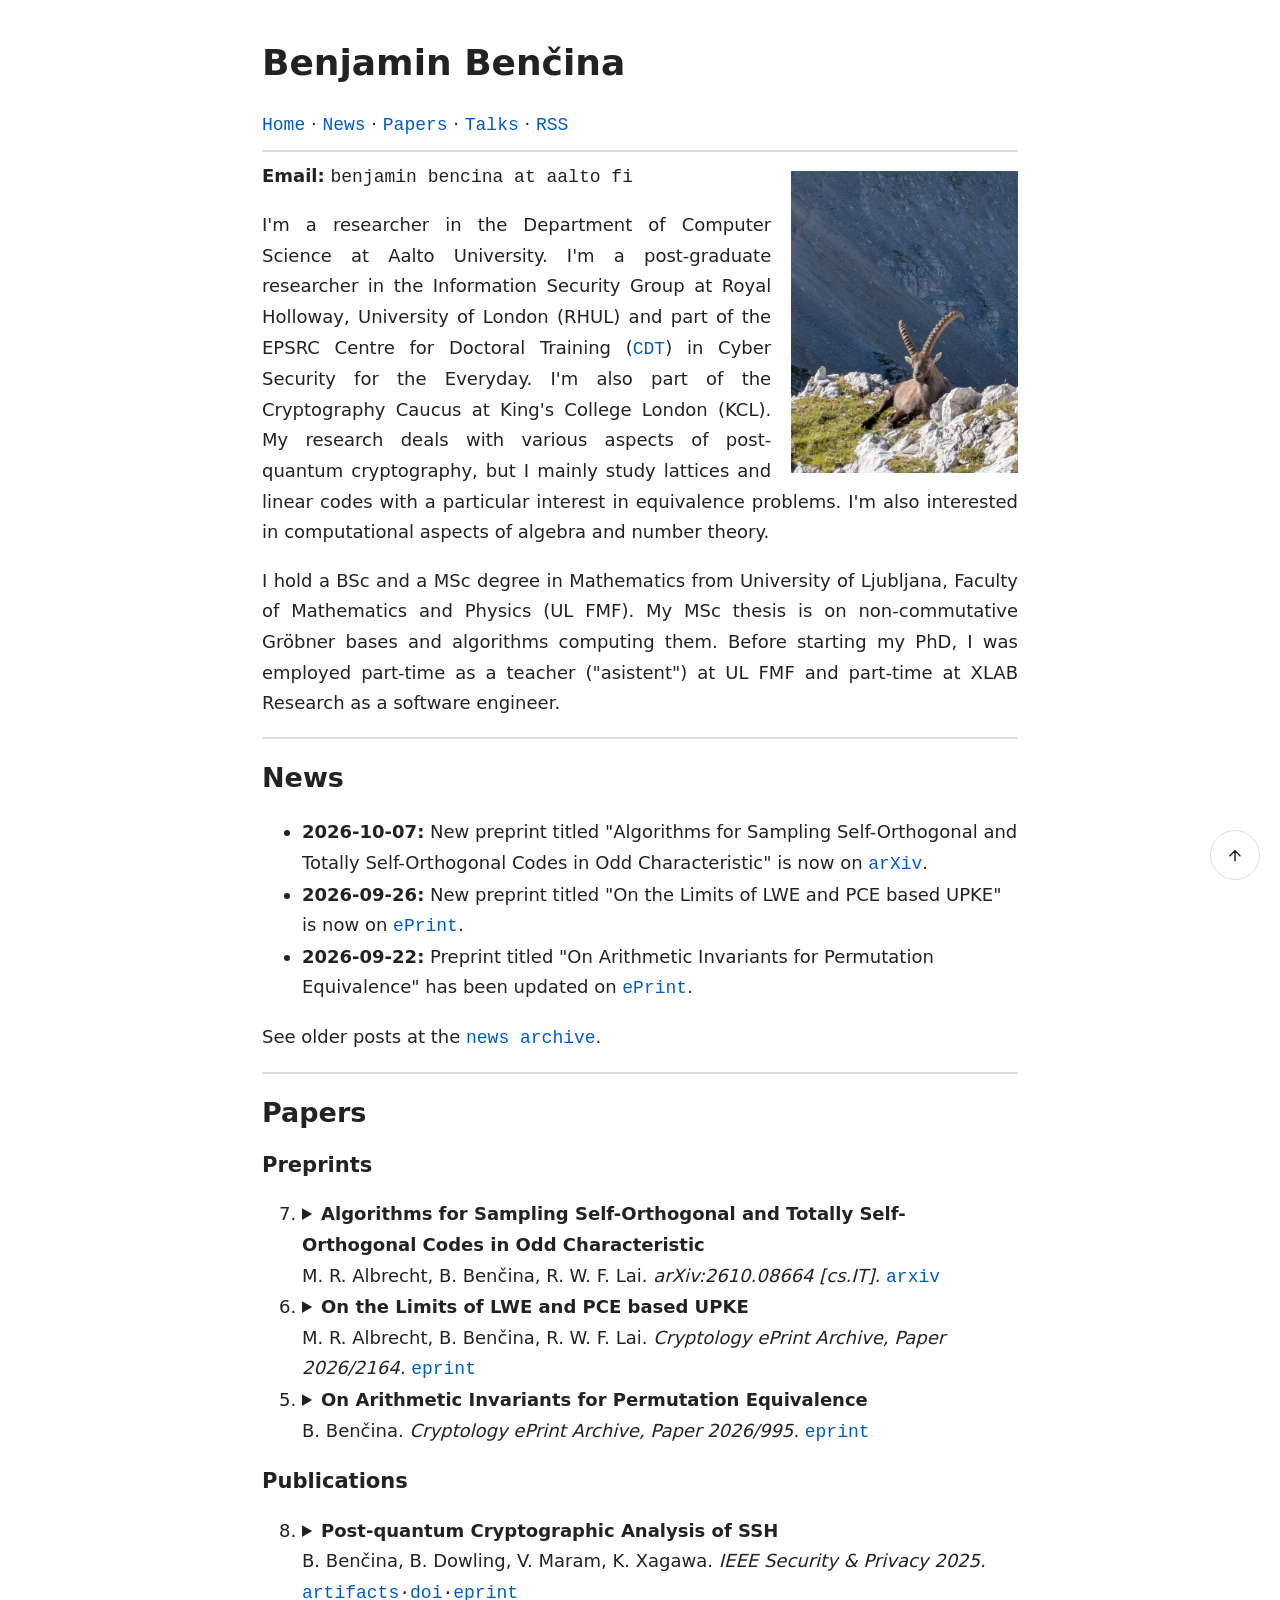
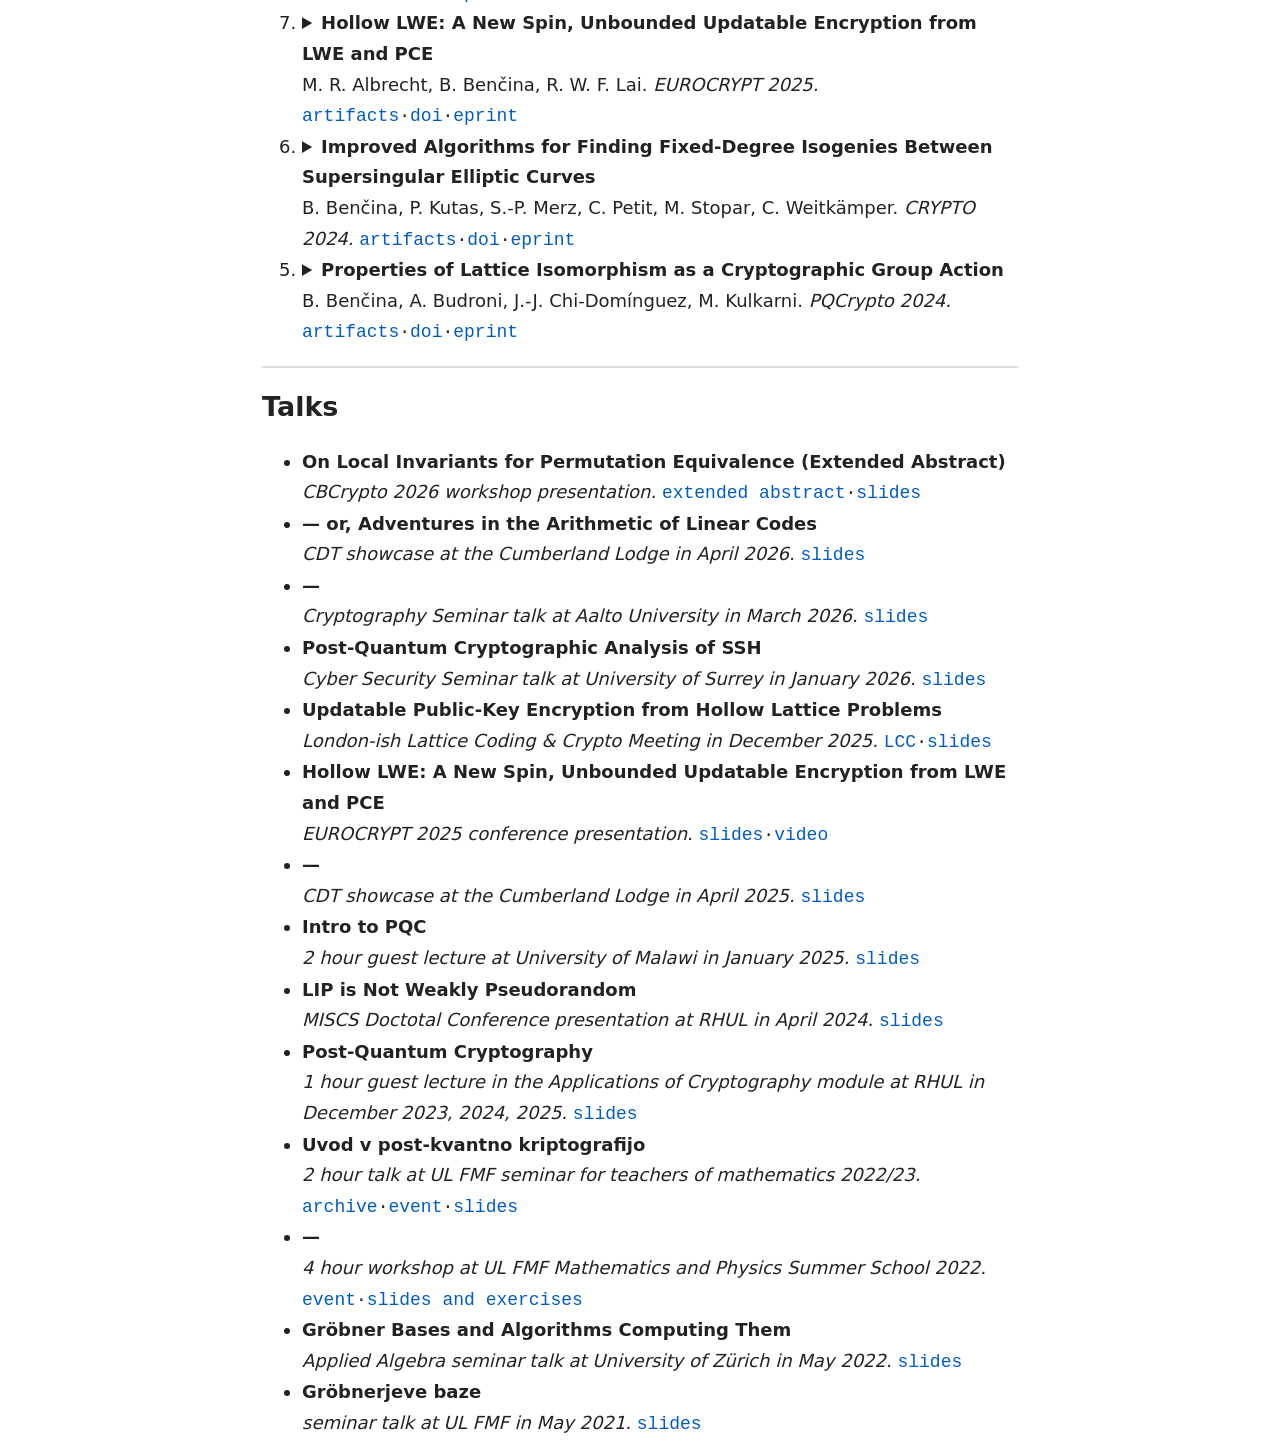
<file: index.html>
<!doctype html>
<html lang="en">
  <head>
    <meta charset="utf-8">
    <meta name="viewport" content="width=device-width, initial-scale=1">
    <title>Home – Benjamin Benčina</title>
    <link rel="stylesheet" href="style.css">
    <link rel="alternate" type="application/rss+xml" title="rss" href="feed.xml">
  </head>

  <body>
    <a href="#" id="back-to-top">
      <svg viewBox="0 0 24 24">
        <path d="M12 19V7M6 13l6-6 6 6"
        fill="none"
        stroke="currentColor"
        stroke-width="1.8"
        stroke-linecap="round"
        stroke-linejoin="round" />
      </svg>
    </a>

    <header>
      <h1>Benjamin Benčina</h1>
      <nav>
        <a href="#">Home</a> ·
        <a href="#news">News</a> ·
        <a href="#papers">Papers</a> ·
        <a href="#talks">Talks</a> ·
        <a href="feed.xml">RSS</a>
      </nav>
    </header>

    <main>
      <hr>

      <section id="bio">
        <img class="profile" alt="This is Ben." title="Is this Ben?" src="ben.jpeg">
        <div class="contact">
        <span class="contact-type">Email:</span>
        <span class="contact-info">benjamin bencina at aalto fi</span>
        </div>
        <p>
        I'm a researcher in the Department of Computer Science at Aalto University.
        I'm a post-graduate researcher in the Information Security Group at Royal Holloway, University of London (RHUL) and part of the EPSRC Centre for Doctoral Training (<a href="https://royalholloway.ac.uk/research-and-teaching/departments-and-schools/information-security/studying-here/centre-for-doctoral-training-in-cyber-security-for-the-everyday/current-cdt-researchers/">CDT</a>) in Cyber Security for the Everyday. I'm also part of the Cryptography Caucus at King's College London (KCL).
        My research deals with various aspects of post-quantum cryptography, but I mainly study lattices and linear codes with a particular interest in equivalence problems.
        I'm also interested in computational aspects of algebra and number theory.
        </p>
        <p>
        I hold a BSc and a MSc degree in Mathematics from University of Ljubljana, Faculty of Mathematics and Physics (UL FMF).
        My MSc thesis is on non-commutative Gröbner bases and algorithms computing them.
        Before starting my PhD, I was employed part-time as a teacher ("asistent") at UL FMF and part-time at XLAB Research as a software engineer.
        </p>
        <!-- <p> -->
        <!-- My last name is <tt>Ben{\v c}ina</tt> in LaTeX. -->
        <!-- </p> -->
      </section>

      <hr>

      <section id="news">
        <h2>News</h2>
        <ul>
<li><span class="news-when">2026-10-07:</span> <span class="news-what">New preprint titled "Algorithms for Sampling Self-Orthogonal and Totally Self-Orthogonal Codes in Odd Characteristic" is now on <a href="https://arxiv.org/abs/2610.08664">arXiv</a>.</span></li>
<li><span class="news-when">2026-09-26:</span> <span class="news-what">New preprint titled "On the Limits of LWE and PCE based UPKE" is now on <a href="https://eprint.iacr.org/2026/2164">ePrint</a>.</span></li>
<li><span class="news-when">2026-09-22:</span> <span class="news-what">Preprint titled "On Arithmetic Invariants for Permutation Equivalence" has been updated on <a href="https://eprint.iacr.org/2026/995">ePrint</a>.</span></li>
</ul>

        <p>
        See older posts at the <a href="news-archive.html">news archive</a>.
        </p>
      </section>

      <hr>

      <section id="papers">
        <h2>Papers</h2>
        <h3>Preprints</h3>
<ol reversed start=7>
<li><details>
<summary><span class="pub-title">Algorithms for Sampling Self-Orthogonal and Totally Self-Orthogonal Codes in Odd Characteristic</span><br><span class="pub-author">M. R. Albrecht, B. Benčina, R. W. F. Lai.</span> <span class="pub-where">arXiv:2610.08664 [cs.IT].</span> <span class="pub-link"><a href="https://arxiv.org/abs/2610.08664">arxiv</a></span></summary>
<div class="pub-abs"><p>We give an algorithm that samples uniformly random linear codes of any hull dimension and type over finite fields of odd characteristic, implying the first algorithm for sampling uniformly random self-orthogonal codes of any rate, including self-dual codes. Our algorithm is a re-visitation of the algorithm given by Albrecht, Benčina and Lai (EC'25), using the mass formulae proven by Li, Shi and Ling (IEEE Trans. Inf. Theory 71(1)). This allows us to instantiate code-based cryptographic schemes that rely on the hardness of Permutation Code Equivalence (PCE) on `random' self-dual codes for security and that were previously unable to sample them. Building on the observation by Bardet, Otmani and Saeed-Taha (ISIT'19) that Euclidean orthogonality is insufficient when considering PCE over finite extension fields due to non-trivial Galois automorphisms, we study the behaviour of what we call total orthogonality, that is orthogonality with respect to all induced Galois geometries simultaneously. We characterise total orthogonality of vectors and codes, and give an algorithm that samples linear codes with a total hull of a prescribed dimension; a subcode that acts as the hull in all Galois geometries of the ambient space. The algorithm incurs a rate decrease by a factor equal to the extension degree, however, we argue why this may be necessary in the context of PCE and explore how it limits the practicality of our algorithm. We consider the notion of Galois type of a linear code when Galois hulls are symmetric and show that all linear codes have constant Hermitian type.</p></div>
</details></li>
<li><details>
<summary><span class="pub-title">On the Limits of LWE and PCE based UPKE</span><br><span class="pub-author">M. R. Albrecht, B. Benčina, R. W. F. Lai.</span> <span class="pub-where">Cryptology ePrint Archive, Paper 2026/2164.</span> <span class="pub-link"><a href="https://eprint.iacr.org/2026/2164">eprint</a></span></summary>
<div class="pub-abs"><p>Updatable Public-Key Encryption (UPKE) enables forward secrecy in asynchronous settings like secure group messaging. At EC'25, Albrecht, Benčina and Lai proposed the first plausibly post-quantum UPKE scheme supporting unlimited updates, based on permutation code equivalence (PCE) over finite fields and hollow lattice problems. However, it has impractically large public keys (4.8MiB) and ciphertexts (1.5MiB).</p> <p>In this work, we first replace the information-theoretic Hollow LHL with a computational assumption secure under binary-secret binary-error LWE, reducing key sizes by an order of magnitude. Second, we show that generalising to Module-LWE is not beneficial: PCE instances over $\mathbb{F}_{q^d}$ admit a linearisation attack via the $q$-Frobenius structure, enabling recovery of secret isometries unless code rates are inflated by $d$, negating any size benefit from module lattices. Third, we establish IND-CCA security in the model of Alwen, Fuchsbauer and Mularczyk (EC'24), but do not achieve `joiner security' like other post-quantum candidates.</p> <p>Finally, we introduce a heuristic multi-key variant using matrix-valued secret keys, enabling efficient encryption of $\ell$ bits per ciphertext. We define the Hinted SPCE assumption to capture the main cryptanalytic challenge and show that the performance gain is likely too small to justify adoption, unless the new assumption can be avoided.</p> <p>Overall, our `unlimited' scheme has update sizes 3.5 to 10 times larger than lattice-based schemes limited to $2^{20}$ updates, depending on the aggressiveness of parameter choices.</p></div>
</details></li>
<li><details>
<summary><span class="pub-title">On Arithmetic Invariants for Permutation Equivalence</span><br><span class="pub-author">B. Benčina.</span> <span class="pub-where">Cryptology ePrint Archive, Paper 2026/995.</span> <span class="pub-link"><a href="https://eprint.iacr.org/2026/995">eprint</a></span></summary>
<div class="pub-abs"><p>We give an efficiently computable invariant we call the square class invariant for the (Signed) Permutation Code Equivalence ((S)PCE) problem, that was previously not recognised in coding theory, which arises from the arithmetic of quadratic forms over finite fields. Our invariant naturally yields a distinguisher for the decision version of (S)PCE as defined at Eurocrypt 2025 by Albrecht, Benčina and Lai [ABL25], breaking the hardness assumption that underpins the security of their updatable public-key encryption scheme.</p> <p>We extend a 2023 result by Bruin, Ducas and Gibbons by fully classifying the genera of $q$-ary lattices, showing the genus is completely determined by the hull dimension and our square class invariant of the underlying linear code, and that none of these genera split non-trivially into spinor genera (as soon as the lattice dimension is at least 5), implying the genus of a $q$-ary lattice encodes all known efficiently computable coding-theoretic invariants for (S)PCE and vice versa. Thus our distinguisher can also be seen as comparing the genera of Construction A lattices of the (S)PCE instance in the spirit of the Lattice Isomorphism Problem. We give a complete description of the genus distribution of uniform $q$-ary lattices.</p> <p>This motivates the definition of a genus of a linear code as the genus of the Construction A lattice of any of its generator matrices. We adapt the sampling algorithm from [ABL25] to sample from a single genus uniformly at random and can thus restrict their hardness assumption for (S)PCE to a single genus. Restricting PCE to one genus and using our sampling algorithm is then used with a slight modification to the security proof to mend the scheme from [ABL25].</p></div>
</details></li>
</ol>

<h3>Publications</h3>
<ol reversed>
<li><details>
<summary><span class="pub-title">Post-quantum Cryptographic Analysis of SSH</span><br><span class="pub-author">B. Benčina, B. Dowling, V. Maram, K. Xagawa.</span> <span class="pub-where">IEEE Security & Privacy 2025.</span> <span class="pub-link"><a href="https://github.com/pq-ssh-bench/SnP25-experiments">artifacts</a>·<a href="https://doi.org/10.1109/SP61157.2025.00126">doi</a>·<a href="https://eprint.iacr.org/2025/684">eprint</a></span></summary>
<div class="pub-abs"><p>The Secure Shell (SSH) protocol is one of the first security protocols on the Internet to upgrade itself to resist attacks against future quantum computers, with the default adoption of the "quantum (otherwise, classically)" secure hybrid key exchange in OpenSSH from April 2022. However, there is a lack of a comprehensive security analysis of this quantum-resistant version of SSH in the literature: related works either focus on the hybrid key exchange in isolation and do not consider security of the overall protocol, or analyze the protocol in security models which are not appropriate for SSH, especially in the "post-quantum" setting.</p> <p>In this paper, we remedy the state of affairs by providing a thorough post-quantum cryptographic analysis of SSH. We follow a "top-down" approach wherein we first prove security of SSH in a more appropriate model, namely, our post-quantum extension of the so-called authenticated and confidential channel establishment (ACCE) protocol security model; our extension which captures "harvest now, decrypt later" attacks could be of independent interest. Then we establish the cryptographic properties of SSH's underlying primitives, as concretely instantiated in practice, based on our protocol-level ACCE security analysis: for example, we prove relevant cryptographic properties of "Streamlined NTRU Prime", a key encapsulation mechanism (KEM) which is used in recent versions of OpenSSH and TinySSH, in the quantum random oracle model, and address open problems related to its analysis in the literature. Notably, our ACCE security analysis of post-quantum SSH relies on the weaker notion of IND-CPA security of the ephemeral KEMs used in the hybrid key exchange. This is in contrast to prior works which rely on the stronger assumption of IND-CCA secure ephemeral KEMs. Hence we conclude the paper with a discussion on potentially replacing IND-CCA secure KEMs in current post-quantum implementations of SSH with simpler and faster IND-CPA secure counterparts, and also provide the corresponding benchmarks.</p></div>
</details></li>
<li><details>
<summary><span class="pub-title">Hollow LWE: A New Spin, Unbounded Updatable Encryption from LWE and PCE</span><br><span class="pub-author">M. R. Albrecht, B. Benčina, R. W. F. Lai.</span> <span class="pub-where">EUROCRYPT 2025.</span> <span class="pub-link"><a href="https://artifacts.iacr.org/eurocrypt/2025/a9">artifacts</a>·<a href="https://doi.org/10.1007/978-3-031-91101-9_13">doi</a>·<a href="https://eprint.iacr.org/2025/340">eprint</a></span></summary>
<div class="pub-abs"><p>Updatable public-key encryption (UPKE) allows anyone to update a public key while simultaneously producing an update token, given which the secret key holder could consistently update the secret key. Furthermore, ciphertexts encrypted under the old public key remain secure even if the updated secret key is leaked -- a property much desired in secure messaging. All existing lattice-based constructions of UPKE update keys by a noisy linear shift. As the noise accumulates, these schemes either require super-polynomial-size moduli or an a priori bounded number of updates to maintain decryption correctness.</p> <p>Inspired by recent works on cryptography based on the lattice isomorphism problem, we propose an alternative way to update keys in lattice-based UPKE. Instead of shifting, we rotate them. As rotations do not induce norm growth, our construction supports an unbounded number of updates with a polynomial-size modulus. The security of our scheme is based on the LWE assumption over hollow matrices -- matrices which generate linear codes with non-trivial hull -- and the hardness of permutation code equivalence. Along the way, we also show that LWE over hollow matrices is as hard as LWE over uniform matrices, and that a leftover hash lemma holds for hollow matrices.</p></div>
</details></li>
<li><details>
<summary><span class="pub-title">Improved Algorithms for Finding Fixed-Degree Isogenies Between Supersingular Elliptic Curves</span><br><span class="pub-author">B. Benčina, P. Kutas, S.-P. Merz, C. Petit, M. Stopar, C. Weitkämper.</span> <span class="pub-where">CRYPTO 2024.</span> <span class="pub-link"><a href="https://github.com/isogeny-finding/improved-isogeny-finding">artifacts</a>·<a href="https://doi.org/10.1007/978-3-031-68388-6_8">doi</a>·<a href="https://eprint.iacr.org/2023/1618">eprint</a></span></summary>
<div class="pub-abs"><p>Finding isogenies between supersingular elliptic curves is a natural algorithmic problem which is known to be equivalent to computing the curves' endomorphism rings.</p> <p>When the isogeny is additionally required to have a specific known degree $d$, the problem appears to be somewhat different in nature, yet its hardness is also required in isogeny-based cryptography.</p> <p>Let $E_1, E_2$ be supersingular elliptic curves over $\mathbb{F}_{p^2}$. We present improved classical and quantum algorithms that compute an isogeny of degree $d$ between $E_1$ and $E_2$ if it exists. Let $d \approx p^{1/2+\epsilon}$ for some $\epsilon>0$. Our essentially memory-free algorithms have better time complexity than meet-in-the-middle algorithms, which require exponential memory storage, in the range $1/2<\epsilon<3/4$ on a classical computer. For quantum computers, we improve the time complexity in the range $0<\epsilon<5/2$.</p> <p>Our strategy is to compute the endomorphism rings of both curves, compute the reduced norm form associated to $Hom(E_1,E_2)$ and try to represent the integer  as a solution of this form. We present multiple approaches to solving this problem which combine guessing certain variables exhaustively (or use Grover's search in the quantum case) with methods for solving quadratic Diophantine equations such as Cornacchia's algorithm and multivariate variants of Coppersmith's method. For the different approaches, we provide implementations and experimental results. A solution to the norm form can be then be efficiently translated to recover the sought-after isogeny using well-known techniques. As a consequence of our results we show that a recently introduced signature scheme published at ACNS 2024 does not reach NIST level I security.</p></div>
</details></li>
<li><details>
<summary><span class="pub-title">Properties of Lattice Isomorphism as a Cryptographic Group Action</span><br><span class="pub-author">B. Benčina, A. Budroni, J.-J. Chi-Domínguez, M. Kulkarni.</span> <span class="pub-where">PQCrypto 2024.</span> <span class="pub-link"><a href="https://github.com/JJChiDguez/lip-properties">artifacts</a>·<a href="https://doi.org/10.1007/978-3-031-62743-9_6">doi</a>·<a href="https://eprint.iacr.org/2023/1093">eprint</a></span></summary>
<div class="pub-abs"><p>In recent years, the Lattice Isomorphism Problem (LIP) has served as an underlying assumption to construct quantum-resistant cryptographic primitives, e.g. the zero-knowledge proof and digital signature scheme by Ducas and van Woerden (Eurocrypt 2022), and the HAWK digital signature scheme (Asiacrypt 2022).</p> <p>While prior lines of work in group action cryptography, e.g. the works of Brassard and Yung (Crypto 1990), and more recently Alamati, De Feo, Montgomery and Patranabis (Asiacrypt 2020), focused on studying the discrete logarithm problem and isogeny-based problems in the group action framework, in recent years this framing has been used for studying the cryptographic properties of computational problems based on the difficulty of determining equivalence between algebraic objects. Examples include Permutation and Linear Code Equivalence Problems used in LESS (Africacrypt 2020), and the Tensor Isomorphism Problem (TCC 2019). This study delves into the quadratic form version of LIP, examining it through the lens of group actions.</p> <p>In this work we (1) give formal definitions and study the cryptographic properties of this group action (LIGA), (2) demonstrate that LIGA lacks both weak unpredictability and weak pseudorandomness, and (3) under certain assumptions, establish a theoretical trade-off between time complexity and the required number of samples for breaking weak unpredictability, for large dimensions. We also conduct experiments supporting our analysis. Additionally, we employ our findings to formulate new hard problems on quadratic forms.</p></div>
</details></li>
</ol>

      </section>

      <hr>
      
      <section id="talks">
        <h2>Talks</h2>
        <ul>
<li><span class="talk-title">On Local Invariants for Permutation Equivalence (Extended Abstract)</span><br><span class="talk-where">CBCrypto 2026 workshop presentation.</span> <span class="talk-link"><a href="https://drive.google.com/drive/folders/1mb1m7B4jpAIX1UdZHgw14kvYLI6e9PBZ">extended abstract</a>·<a href="#">slides</a></span></li>
<li><span class="talk-title">— or, Adventures in the Arithmetic of Linear Codes</span><br><span class="talk-where">CDT showcase at the Cumberland Lodge in April 2026.</span> <span class="talk-link"><a href="#">slides</a></span></li>
<li><span class="talk-title">—</span><br><span class="talk-where">Cryptography Seminar talk at Aalto University in March 2026.</span> <span class="talk-link"><a href="#">slides</a></span></li>
<li><span class="talk-title">Post-Quantum Cryptographic Analysis of SSH</span><br><span class="talk-where">Cyber Security Seminar talk at University of Surrey in January 2026.</span> <span class="talk-link"><a href="#">slides</a></span></li>
<li><span class="talk-title">Updatable Public-Key Encryption from Hollow Lattice Problems</span><br><span class="talk-where">London-ish Lattice Coding & Crypto Meeting in December 2025.</span> <span class="talk-link"><a href="https://londonishlatticemeetings.wordpress.com/15-december-2025-lattice-coding-crypto-meeting/">LCC</a>·<a href="https://londonishlatticemeetings.wordpress.com/wp-content/uploads/2025/12/ben.pdf">slides</a></span></li>
<li><span class="talk-title">Hollow LWE: A New Spin, Unbounded Updatable Encryption from LWE and PCE</span><br><span class="talk-where">EUROCRYPT 2025 conference presentation.</span> <span class="talk-link"><a href="https://iacr.org/submit/files/slides/2025/eurocrypt/eurocrypt2025/283/283_slides.pdf">slides</a>·<a href="https://youtu.be/Rcqtc3YawRU&t=1171">video</a></span></li>
<li><span class="talk-title">—</span><br><span class="talk-where">CDT showcase at the Cumberland Lodge in April 2025.</span> <span class="talk-link"><a href="#">slides</a></span></li>
<li><span class="talk-title">Intro to PQC</span><br><span class="talk-where">2 hour guest lecture at University of Malawi in January 2025.</span> <span class="talk-link"><a href="#">slides</a></span></li>
<li><span class="talk-title">LIP is Not Weakly Pseudorandom</span><br><span class="talk-where">MISCS Doctotal Conference presentation at RHUL in April 2024.</span> <span class="talk-link"><a href="https://gitlab.com/bbencina/miscs-2024-talk">slides</a></span></li>
<li><span class="talk-title">Post-Quantum Cryptography</span><br><span class="talk-where">1 hour guest lecture in the Applications of Cryptography module at RHUL in December 2023, 2024, 2025.</span> <span class="talk-link"><a href="#">slides</a></span></li>
<li><span class="talk-title">Uvod v post-kvantno kriptografijo</span><br><span class="talk-where">2 hour talk at UL FMF seminar for teachers of mathematics 2022/23.</span> <span class="talk-link"><a href="https://uc.fmf.uni-lj.si/mi/arhivpoletih/prog2223.html">archive</a>·<a href="https://uc.fmf.uni-lj.si/mi/indexENG.html">event</a>·<a href="https://gitlab.com/bbencina/crypto-workshop-2022">slides</a></span></li>
<li><span class="talk-title">—</span><br><span class="talk-where">4 hour workshop at UL FMF Mathematics and Physics Summer School 2022.</span> <span class="talk-link"><a href="https://poletnasola.fmf.uni-lj.si/">event</a>·<a href="https://gitlab.com/bbencina/crypto-workshop-2022">slides and exercises</a></span></li>
<li><span class="talk-title">Gröbner Bases and Algorithms Computing Them</span><br><span class="talk-where">Applied Algebra seminar talk at University of Zürich in May 2022.</span> <span class="talk-link"><a href="https://gitlab.com/bbencina/zgsm-talk">slides</a></span></li>
<li><span class="talk-title">Gröbnerjeve baze</span><br><span class="talk-where">seminar talk at UL FMF in May 2021.</span> <span class="talk-link"><a href="https://gitlab.com/bbencina/gb-seminar-talk">slides</a></span></li>
</ul>

      </section>

    </main>
  </body>
</html>
</file>
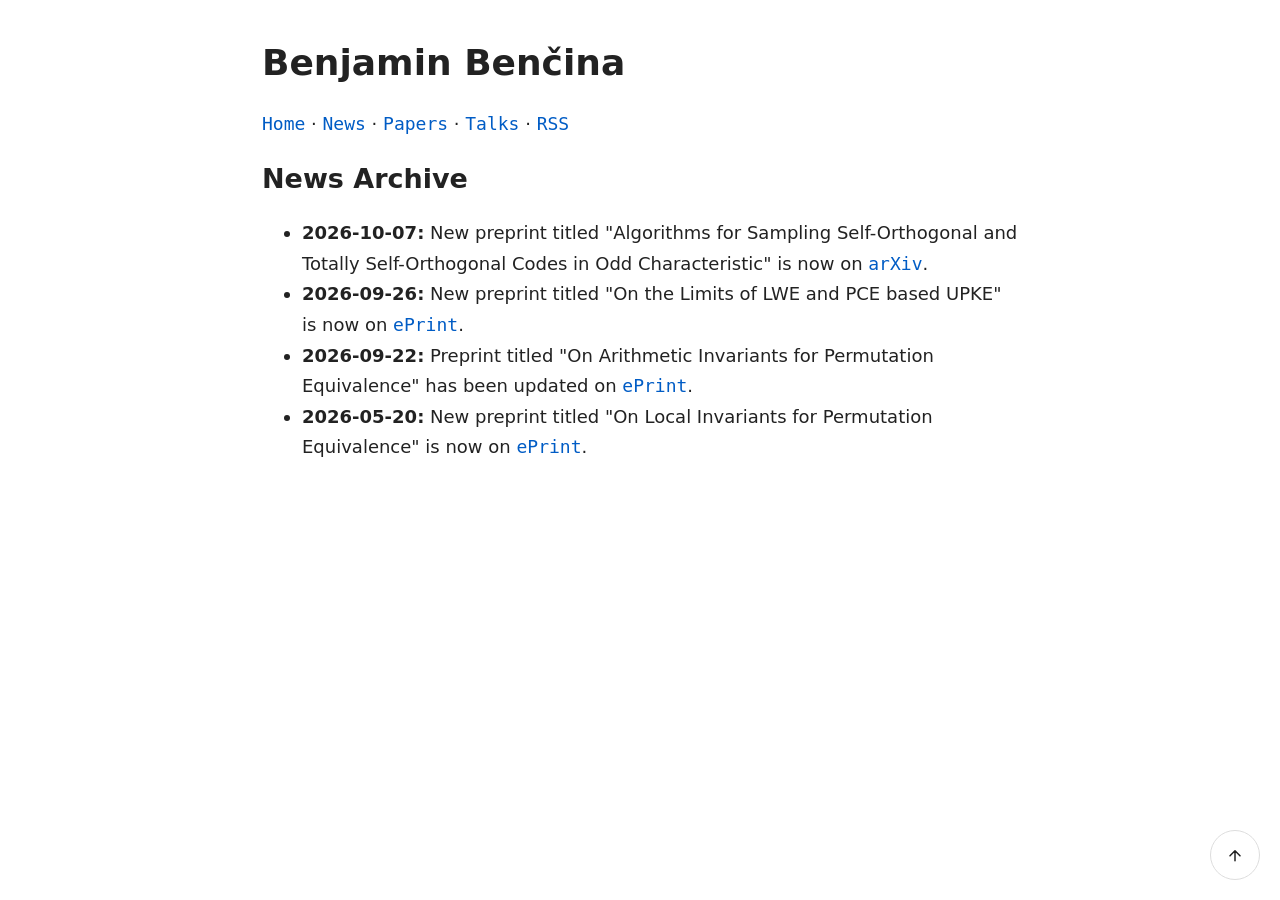
<file: news-archive.html>
<!doctype html>
<html lang="en">
  <head>
    <meta charset="utf-8">
    <meta name="viewport" content="width=device-width, initial-scale=1">
    <title>Archive – Benjamin Benčina</title>
    <link rel="stylesheet" href="style.css">
    <link rel="alternate" type="application/rss+xml" title="rss" href="feed.xml">
  </head>

  <body>
    <a href="#" id="back-to-top">
      <svg viewBox="0 0 24 24">
        <path d="M12 19V7M6 13l6-6 6 6"
        fill="none"
        stroke="currentColor"
        stroke-width="1.8"
        stroke-linecap="round"
        stroke-linejoin="round" />
      </svg>
    </a>

    <header>
      <h1>Benjamin Benčina</h1>
      <nav>
        <a href="index.html#">Home</a> ·
        <a href="index.html#news">News</a> ·
        <a href="index.html#papers">Papers</a> ·
        <a href="index.html#talks">Talks</a> ·
        <a href="feed.xml">RSS</a>
      </nav>
    </header>

    <main>
      <section id="news-archive">
        <h2>News Archive</h2>
        <ul>
<li><span class="news-when">2026-10-07:</span> <span class="news-what">New preprint titled "Algorithms for Sampling Self-Orthogonal and Totally Self-Orthogonal Codes in Odd Characteristic" is now on <a href="https://arxiv.org/abs/2610.08664">arXiv</a>.</span></li>
<li><span class="news-when">2026-09-26:</span> <span class="news-what">New preprint titled "On the Limits of LWE and PCE based UPKE" is now on <a href="https://eprint.iacr.org/2026/2164">ePrint</a>.</span></li>
<li><span class="news-when">2026-09-22:</span> <span class="news-what">Preprint titled "On Arithmetic Invariants for Permutation Equivalence" has been updated on <a href="https://eprint.iacr.org/2026/995">ePrint</a>.</span></li>
<li><span class="news-when">2026-05-20:</span> <span class="news-what">New preprint titled "On Local Invariants for Permutation Equivalence" is now on <a href="https://eprint.iacr.org/2026/995">ePrint</a>.</span></li>
</ul>

      </section>
    </main>
  </body>
</html>
</file>
<file: style.css>
:root {
  --bg: #fff;
  --fg: #222;
  --muted: #666;
  --link: #005cc5;
  --border: #ddd;
}

@media (prefers-color-scheme: dark) {
  :root {
    --bg: #0d1117;
    --fg: #c9d1d9;
    --muted: #8b949e;
    --link: #58a6ff;
    --border: #30363d;
  }
}

html {
  font-size: 18px;
  scroll-behavior: smooth;
}

body {
  margin: 40px auto;
  padding: 0 12px;
  max-width: 42rem;

  background: var(--bg);
  color: var(--fg);

  font:
    1rem/1.7 system-ui,
    /* -apple-system, */
    /* BlinkMacSystemFont, */
    "Segoe UI",
    sans-serif;

  text-rendering: optimizeLegibility;
}

h1, h2, h3 { line-height: 1.25; }

h1 { margin-top: 0; }

a {
  color: var(--link);
  text-decoration: none;
  font-family: monospace;
}

a:hover { text-decoration: underline; }

img { max-width: 100%; }

pre, code {
  font-family: ui-monospace, SFMono-Regular, Consolas, monospace;
}

pre {
  padding: 1rem;
  overflow-x: auto;
  border: 1px solid var(--border);
}

blockquote {
  margin-left: 0;
  padding-left: 1rem;
  color: var(--muted);
  border-left: 3px solid var(--border);
}

hr { border: 1px solid var(--border); }

.pub-title, .talk-title, .news-when, .contact-type { font-weight: bold; }

.pub-where, .talk-where { font-style: italic; }

.pub-link, .talk-link, .contact-info { font-family: monospace; }

#bio p { text-align: justify; }

img.profile {
  float: right;
  margin: 10px 0 10px 20px;
  max-width: 30%;
}

#back-to-top {
  position: fixed;
  bottom: 20px;
  right: 20px;
  width: 48px;
  height: 48px;
  font-size: 24px;
  display: flex;
  align-items: center;
  justify-content: center;
  text-decoration: none;
  color: var(--fg);
  background: var(--bg);
  border: 1px solid var(--border);
  border-radius: 50%;
}

#back-to-top:hover {
  background: var(--muted);
  border-color: var(--muted);
}

#back-to-top svg {
  width: 20px;
  height: 20px;
  fill: currentColor;
}
</file>
